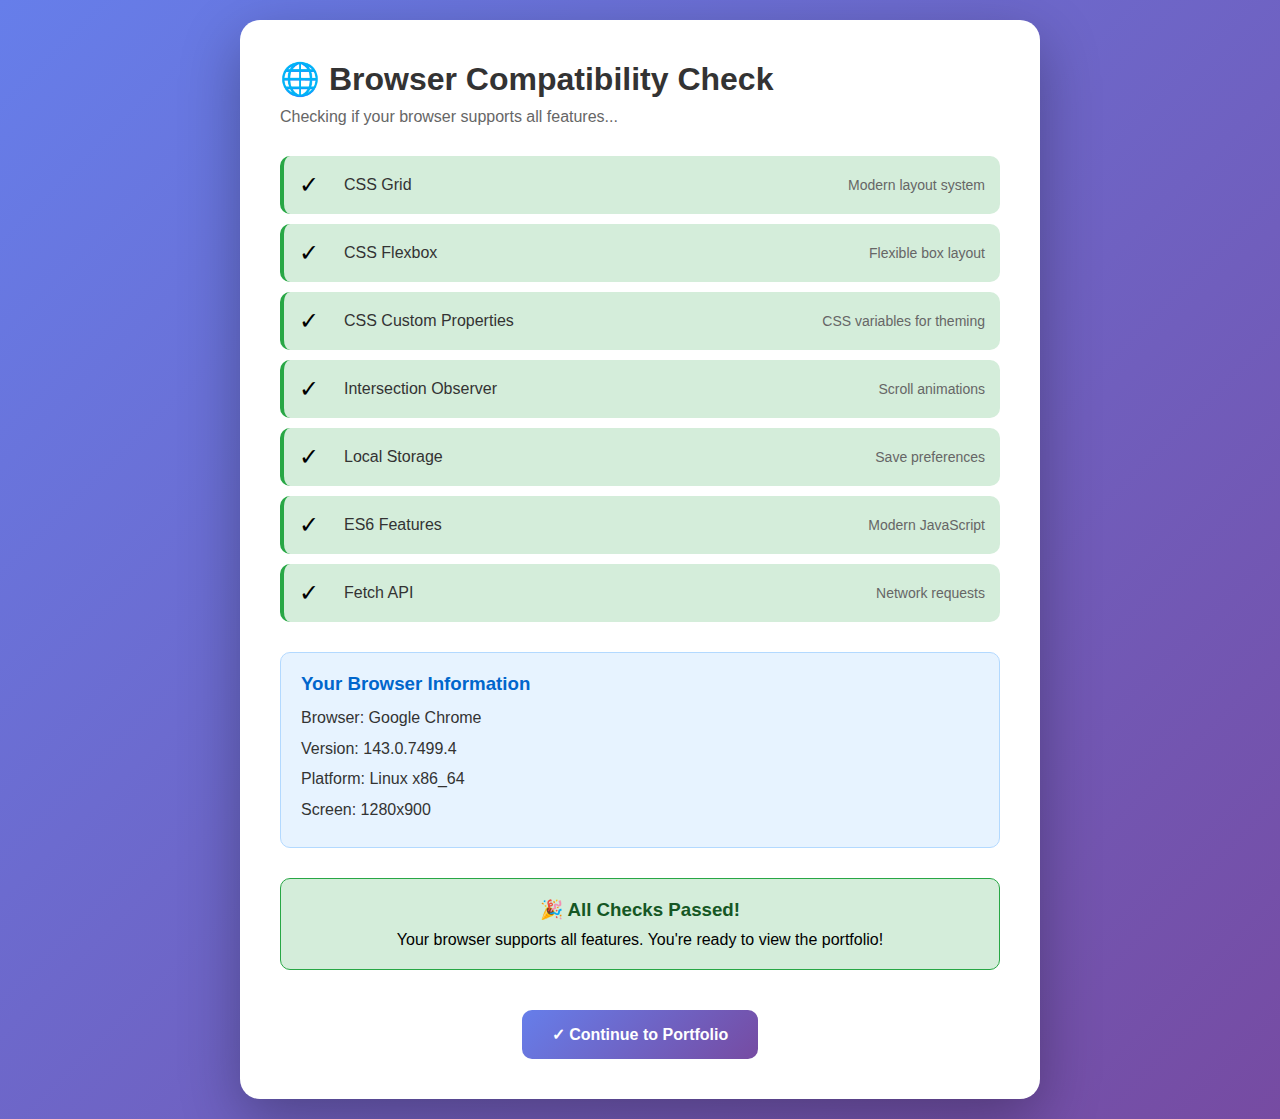
<file: compatibility-check.html>
<!DOCTYPE html>
<html lang="en">
<head>
    <meta charset="UTF-8">
    <meta name="viewport" content="width=device-width, initial-scale=1.0">
    <title>Browser Compatibility Check</title>
    <style>
        * {
            margin: 0;
            padding: 0;
            box-sizing: border-box;
        }
        
        body {
            font-family: 'Segoe UI', Tahoma, Geneva, Verdana, sans-serif;
            background: linear-gradient(135deg, #667eea 0%, #764ba2 100%);
            min-height: 100vh;
            padding: 20px;
            display: flex;
            justify-content: center;
            align-items: center;
        }
        
        .container {
            background: white;
            border-radius: 20px;
            box-shadow: 0 20px 60px rgba(0,0,0,0.3);
            padding: 40px;
            max-width: 800px;
            width: 100%;
        }
        
        h1 {
            color: #333;
            margin-bottom: 10px;
            font-size: 32px;
        }
        
        .subtitle {
            color: #666;
            margin-bottom: 30px;
            font-size: 16px;
        }
        
        .check-item {
            display: flex;
            align-items: center;
            padding: 15px;
            margin-bottom: 10px;
            background: #f8f9fa;
            border-radius: 10px;
            border-left: 4px solid #ddd;
        }
        
        .check-item.pass {
            background: #d4edda;
            border-left-color: #28a745;
        }
        
        .check-item.fail {
            background: #f8d7da;
            border-left-color: #dc3545;
        }
        
        .icon {
            font-size: 24px;
            margin-right: 15px;
            min-width: 30px;
        }
        
        .check-item .label {
            flex: 1;
            font-weight: 500;
            color: #333;
        }
        
        .check-item .status {
            font-size: 14px;
            color: #666;
        }
        
        .browser-info {
            background: #e7f3ff;
            border: 1px solid #b3d9ff;
            border-radius: 10px;
            padding: 20px;
            margin: 30px 0;
        }
        
        .browser-info h3 {
            color: #0066cc;
            margin-bottom: 10px;
        }
        
        .browser-info p {
            color: #333;
            line-height: 1.6;
            margin: 5px 0;
        }
        
        .action-button {
            display: inline-block;
            background: linear-gradient(135deg, #667eea 0%, #764ba2 100%);
            color: white;
            padding: 15px 30px;
            border-radius: 10px;
            text-decoration: none;
            font-weight: 600;
            margin-top: 20px;
            transition: transform 0.3s ease;
        }
        
        .action-button:hover {
            transform: translateY(-2px);
            box-shadow: 0 5px 15px rgba(0,0,0,0.2);
        }
        
        .warning {
            background: #fff3cd;
            border: 1px solid #ffc107;
            border-radius: 10px;
            padding: 15px;
            margin: 20px 0;
            color: #856404;
        }
        
        .success {
            background: #d4edda;
            border: 1px solid #28a745;
            border-radius: 10px;
            padding: 20px;
            margin: 20px 0;
            text-align: center;
        }
        
        .success h3 {
            color: #155724;
            margin-bottom: 10px;
        }
    </style>
</head>
<body>
    <div class="container">
        <h1>🌐 Browser Compatibility Check</h1>
        <p class="subtitle">Checking if your browser supports all features...</p>
        
        <div id="checks"></div>
        
        <div class="browser-info">
            <h3>Your Browser Information</h3>
            <p id="browserName">Browser: Checking...</p>
            <p id="browserVersion">Version: Checking...</p>
            <p id="platform">Platform: Checking...</p>
            <p id="screenSize">Screen: Checking...</p>
        </div>
        
        <div id="result"></div>
        
        <div style="text-align: center;">
            <a href="index.html" class="action-button">
                ✓ Continue to Portfolio
            </a>
        </div>
    </div>
    
    <script>
        // Feature checks
        const checks = [
            {
                name: 'CSS Grid',
                check: () => CSS.supports('display', 'grid'),
                message: 'Modern layout system'
            },
            {
                name: 'CSS Flexbox',
                check: () => CSS.supports('display', 'flex'),
                message: 'Flexible box layout'
            },
            {
                name: 'CSS Custom Properties',
                check: () => CSS.supports('--custom', 'value'),
                message: 'CSS variables for theming'
            },
            {
                name: 'Intersection Observer',
                check: () => 'IntersectionObserver' in window,
                message: 'Scroll animations'
            },
            {
                name: 'Local Storage',
                check: () => {
                    try {
                        localStorage.setItem('test', 'test');
                        localStorage.removeItem('test');
                        return true;
                    } catch(e) {
                        return false;
                    }
                },
                message: 'Save preferences'
            },
            {
                name: 'ES6 Features',
                check: () => {
                    try {
                        eval('const test = () => true');
                        return true;
                    } catch(e) {
                        return false;
                    }
                },
                message: 'Modern JavaScript'
            },
            {
                name: 'Fetch API',
                check: () => 'fetch' in window,
                message: 'Network requests'
            }
        ];
        
        // Run checks
        const checksContainer = document.getElementById('checks');
        let allPassed = true;
        
        checks.forEach(check => {
            const passed = check.check();
            allPassed = allPassed && passed;
            
            const div = document.createElement('div');
            div.className = `check-item ${passed ? 'pass' : 'fail'}`;
            div.innerHTML = `
                <span class="icon">${passed ? '✓' : '✗'}</span>
                <span class="label">${check.name}</span>
                <span class="status">${check.message}</span>
            `;
            checksContainer.appendChild(div);
        });
        
        // Browser info
        const ua = navigator.userAgent;
        let browserName = 'Unknown';
        let browserVersion = 'Unknown';
        
        if (ua.indexOf('Firefox') > -1) {
            browserName = 'Mozilla Firefox';
            browserVersion = ua.match(/Firefox\/([0-9.]+)/)[1];
        } else if (ua.indexOf('Chrome') > -1 && ua.indexOf('Edg') === -1) {
            browserName = 'Google Chrome';
            browserVersion = ua.match(/Chrome\/([0-9.]+)/)[1];
        } else if (ua.indexOf('Safari') > -1 && ua.indexOf('Chrome') === -1) {
            browserName = 'Apple Safari';
            browserVersion = ua.match(/Version\/([0-9.]+)/)[1];
        } else if (ua.indexOf('Edg') > -1) {
            browserName = 'Microsoft Edge';
            browserVersion = ua.match(/Edg\/([0-9.]+)/)[1];
        }
        
        document.getElementById('browserName').textContent = `Browser: ${browserName}`;
        document.getElementById('browserVersion').textContent = `Version: ${browserVersion}`;
        document.getElementById('platform').textContent = `Platform: ${navigator.platform}`;
        document.getElementById('screenSize').textContent = `Screen: ${window.screen.width}x${window.screen.height}`;
        
        // Result
        const resultDiv = document.getElementById('result');
        if (allPassed) {
            resultDiv.innerHTML = `
                <div class="success">
                    <h3>🎉 All Checks Passed!</h3>
                    <p>Your browser supports all features. You're ready to view the portfolio!</p>
                </div>
            `;
        } else {
            resultDiv.innerHTML = `
                <div class="warning">
                    <h3>⚠️ Some Features Not Supported</h3>
                    <p>Your browser doesn't support some modern features. The portfolio will still work, but some animations or effects might not display correctly.</p>
                    <p style="margin-top: 10px;"><strong>Recommendation:</strong> Update your browser or try using Chrome, Firefox, or Edge for the best experience.</p>
                </div>
            `;
        }
        
        // Log to console
        console.log('%c Portfolio Compatibility Check ', 'background: #667eea; color: white; font-size: 16px; padding: 10px;');
        console.log('Browser:', browserName, browserVersion);
        console.log('All features supported:', allPassed);
    </script>
</body>
</html>
</file>
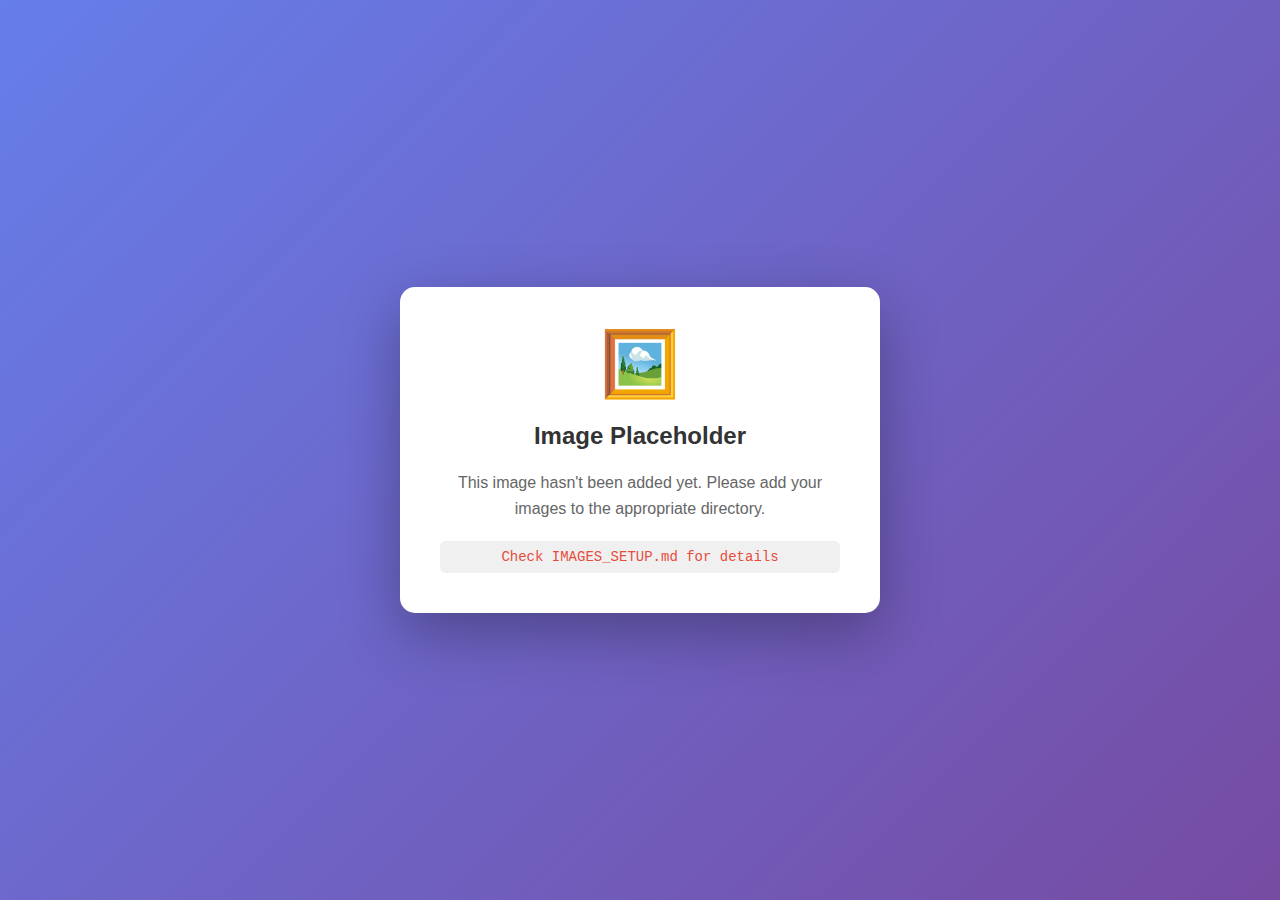
<file: assets/images/placeholder.html>
<!DOCTYPE html>
<html lang="en">
<head>
    <meta charset="UTF-8">
    <meta name="viewport" content="width=device-width, initial-scale=1.0">
    <title>Image Placeholder</title>
    <style>
        body {
            display: flex;
            justify-content: center;
            align-items: center;
            min-height: 100vh;
            margin: 0;
            background: linear-gradient(135deg, #667eea 0%, #764ba2 100%);
            font-family: -apple-system, BlinkMacSystemFont, 'Segoe UI', Roboto, Oxygen, Ubuntu, Cantarell, sans-serif;
        }
        .placeholder {
            background: white;
            padding: 40px;
            border-radius: 15px;
            box-shadow: 0 20px 60px rgba(0,0,0,0.3);
            text-align: center;
            max-width: 400px;
        }
        .placeholder h1 {
            margin: 0 0 20px 0;
            color: #333;
            font-size: 24px;
        }
        .placeholder p {
            color: #666;
            line-height: 1.6;
            margin-bottom: 20px;
        }
        .icon {
            font-size: 64px;
            margin-bottom: 20px;
        }
        .filename {
            background: #f0f0f0;
            padding: 8px 12px;
            border-radius: 6px;
            font-family: 'Courier New', monospace;
            font-size: 14px;
            color: #e74c3c;
            margin-top: 15px;
        }
    </style>
</head>
<body>
    <div class="placeholder">
        <div class="icon">🖼️</div>
        <h1>Image Placeholder</h1>
        <p>This image hasn't been added yet. Please add your images to the appropriate directory.</p>
        <div class="filename">Check IMAGES_SETUP.md for details</div>
    </div>
</body>
</html>
</file>
